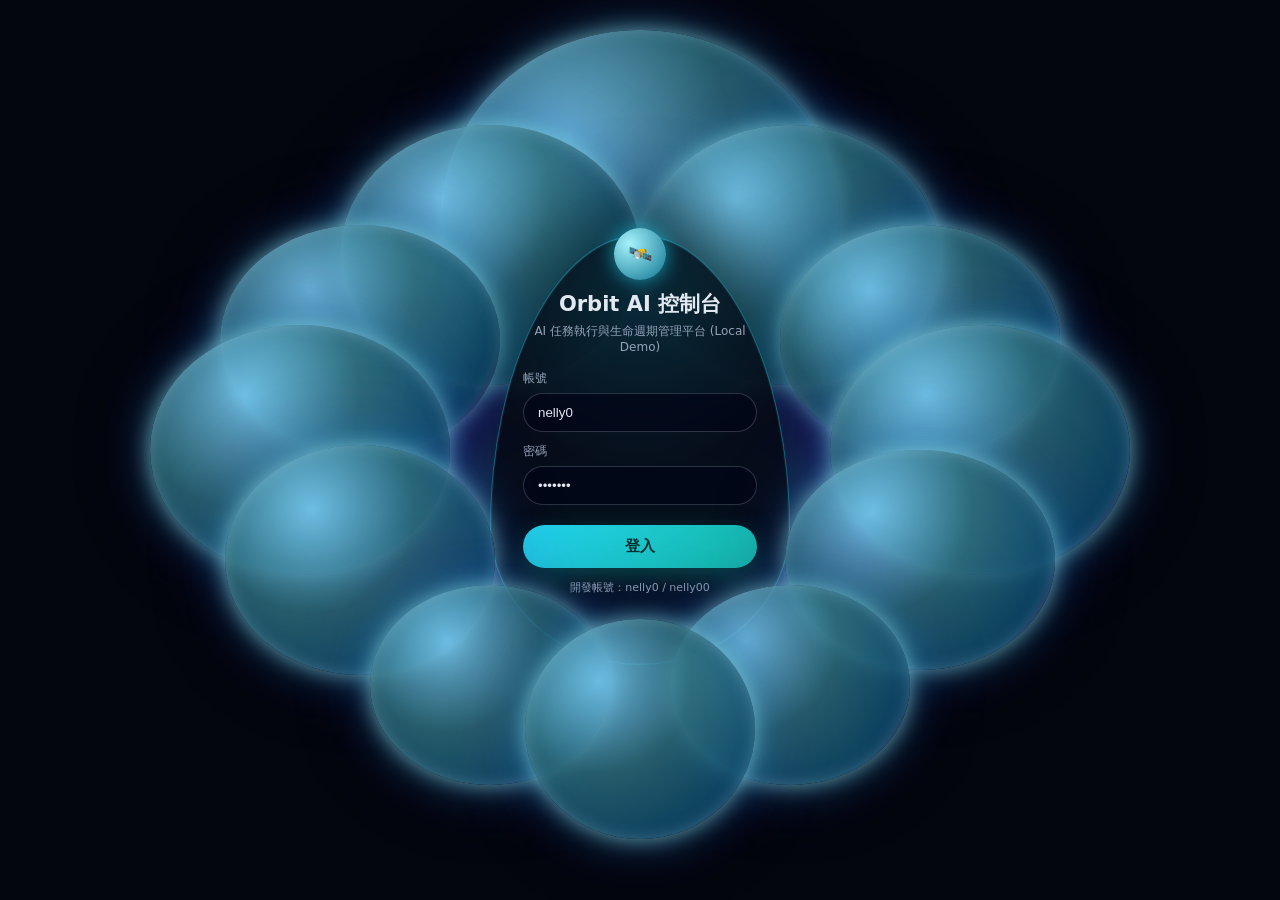
<file: Orbit/src/main/resources/static/login.html>
<!DOCTYPE html>
<html lang="zh-TW">
<head>
  <meta charset="UTF-8" />
  <meta name="viewport" content="width=device-width, initial-scale=1.0" />
  <title>Orbit AI 控制台 | 登入</title>
  <style>
    :root {
      --bg: #03060d;
      --cyan: #22d3ee;
      --teal: #14b8a6;
      --text: #e2e8f0;
      --muted: #94a3b8;
    }

    * { box-sizing: border-box; margin: 0; padding: 0; }

    body {
      min-height: 100vh;
      font-family: system-ui, -apple-system, sans-serif;
      color: var(--text);
      background: var(--bg);
      overflow: hidden;
      display: grid;
      place-items: center;
      position: relative;
    }

    .nest {
      position: absolute;
      inset: 0;
      pointer-events: none;
    }

    /* 半透明橢圓底座，跟著拉寬 */
    .nest-base {
      position: absolute;
      left: 50%;
      top: 50%;
      width: 760px;
      height: 320px;
      transform: translate(-50%, -38%);
      border-radius: 50%;
      background: radial-gradient(ellipse at center,
        rgba(49, 200, 241, 0.4) 3%,
        rgba(108, 1, 247, 0.22) 48%,
        transparent 72%);
      z-index: 0;
    }

    .orb {
      position: absolute;
      left: 50%;
      top: 50%;
      border-radius: 50%;
      background: radial-gradient(circle at 32% 28%,
        #7dd3fc 0%,
        #2d6d7d 42%,
        #0c4a6e 78%,
        #27024a 85%);
      box-shadow:
        0 0 20px rgba(154, 221, 231, 0.75),
        0 0 45px rgba(20, 196, 223, 0.45),
        0 0 80px rgba(62, 8, 155, 0.3),
        inset 0 0 16px rgba(186, 230, 253, 0.35);
      opacity: 0.83;   /* 鳥巢透明度 */
    }

    /*
      更扁的大橢圓環（左右拉開）
      上方/側邊 z-index 較低（在蛋後面）
      下方前排 z-index 很高（蓋住蛋底部）
    */
    .o1  { width: 400px; height: 380px; transform: translate(-50%,-50%) translate(0, -230px); z-index: 2; }   /* 頂 */
    .o2  { width: 300px; height: 260px; transform: translate(-50%,-50%) translate(150px, -195px); z-index: 2; }
    .o3  { width: 300px; height: 260px; transform: translate(-50%,-50%) translate(-150px, -195px); z-index: 2; }
    .o4  { width: 280px; height: 230px; transform: translate(-50%,-50%) translate(280px, -110px); z-index: 3; }
    .o5  { width: 280px; height: 230px; transform: translate(-50%,-50%) translate(-280px, -110px); z-index: 3; }
    .o6  { width: 300px; height: 250px; transform: translate(-50%,-50%) translate(340px, 0); z-index: 3; }    /* 最右 */
    .o7  { width: 300px; height: 250px; transform: translate(-50%,-50%) translate(-340px, 0); z-index: 3; }   /* 最左 */
    .o8  { width: 270px; height: 220px; transform: translate(-50%,-50%) translate(280px, 110px); z-index: 8; }
    .o9  { width: 270px; height: 230px; transform: translate(-50%,-50%) translate(-280px, 110px); z-index: 8; }
    .o10 { width: 240px; height: 200px; transform: translate(-50%,-30%) translate(150px, 195px); z-index: 12; }
    .o11 { width: 240px; height: 200px; transform: translate(-50%,-30%) translate(-150px, 195px); z-index: 12; }
    .o12 { width: 230px; height: 220px; transform: translate(-50%,-30%) translate(0, 235px); z-index: 15; }  /* 正前最大，蓋蛋 */

    /* 蛋在中層：上方球在後，下方球在前 */
    .egg {
      width: min(300px, 82vw);
      height: min(430px, 76vh);
      padding: 90px 32px 40px;
      border-radius: 50% 50% 50% 50% / 32% 32% 68% 68%;
      transform: rotate(180deg);
      background:
        radial-gradient(circle at 50% 84%, rgba(23, 170, 193, 0.16), transparent 42%),
        rgba(6, 12, 24, 0.95);
      border: 1px solid rgba(34, 211, 238, 0.45);
      box-shadow:
        0 0 0 1px rgba(255,255,255,0.05) inset,
        0 28px 80px rgba(0,0,0,0.6),
        0 0 50px rgba(34, 211, 238, 0.22);
      position: relative;
      z-index: 6; /* 低於前排球，高於後排球 */
      display: flex;
      flex-direction: column;
      justify-content: center;
    }

    .egg-inner { transform: rotate(180deg); }

    .brand { text-align: center; margin-bottom: 16px; }

    .logo {
      width: 52px;
      height: 52px;
      margin: 0 auto 10px;
      border-radius: 50%;
      display: grid;
      place-items: center;
      font-size: 20px;
      background: radial-gradient(circle at 30% 30%, #a5f3fc, #0e7490);
      box-shadow: 0 0 20px rgba(34, 211, 238, 0.7);
    }

    .brand h1 { font-size: 21px; font-weight: 700; }
    .brand p { margin-top: 5px; color: var(--muted); font-size: 12px; }

    label {
      display: block;
      font-size: 12px;
      color: var(--muted);
      margin: 11px 0 6px;
    }

    input {
      width: 100%;
      padding: 11px 14px;
      border-radius: 999px;
      border: 1px solid rgba(148, 163, 184, 0.28);
      background: rgba(2, 6, 23, 0.75);
      color: var(--text);
      outline: none;
    }

    input:focus {
      border-color: rgba(34, 211, 238, 0.85);
      box-shadow: 0 0 0 3px rgba(34, 211, 238, 0.18);
    }

    .btn {
      width: 100%;
      margin-top: 20px;
      padding: 12px 16px;
      border: none;
      border-radius: 999px;
      cursor: pointer;
      font-size: 15px;
      font-weight: 700;
      color: #042f2e;
      background: linear-gradient(135deg, var(--cyan), var(--teal));
      box-shadow: 0 10px 28px rgba(20, 184, 166, 0.35);
    }

    .hint {
      margin-top: 12px;
      text-align: center;
      font-size: 11px;
      color: var(--muted);
    }

    .status {
      margin-top: 8px;
      min-height: 18px;
      text-align: center;
      font-size: 13px;
      color: #fca5a5;
    }
  </style>
</head>
<body>
  <div class="nest">
    <div class="nest-base"></div>
    <div class="orb o1"></div>
    <div class="orb o2"></div>
    <div class="orb o3"></div>
    <div class="orb o4"></div>
    <div class="orb o5"></div>
    <div class="orb o6"></div>
    <div class="orb o7"></div>
    <div class="orb o8"></div>
    <div class="orb o9"></div>
    <div class="orb o10"></div>
    <div class="orb o11"></div>
    <div class="orb o12"></div>
  </div>

  <div class="egg">
    <div class="egg-inner">
      <div class="brand">
        <div class="logo">🛰️</div>
        <h1>Orbit AI 控制台</h1>
        <p>AI 任務執行與生命週期管理平台 (Local Demo)</p>
      </div>

      <label>帳號</label>
      <input id="username" value="nelly0" autocomplete="username" />

      <label>密碼</label>
      <input id="password" type="password" value="nelly00" autocomplete="current-password" />

      <button class="btn" onclick="login()">登入</button>
      <div class="hint">開發帳號：nelly0 / nelly00</div>
      <div class="status" id="status"></div>
    </div>
  </div>

  <script>
    async function login() {
      const username = document.getElementById('username').value.trim();
      const password = document.getElementById('password').value;
      const status = document.getElementById('status');
      status.style.color = '#94a3b8';
      status.textContent = '登入中...';

      try {
        const resp = await fetch('/api/auth/login', {
          method: 'POST',
          headers: { 'Content-Type': 'application/json' },
          body: JSON.stringify({ username, password })
        });

        if (!resp.ok) {
          status.style.color = '#fca5a5';
          status.textContent = '登入失敗（' + resp.status + '），請確認帳號密碼';
          return;
        }

        const data = await resp.json();
        localStorage.setItem('nn_token', data.token);
        localStorage.setItem('nn_username', username);
        status.style.color = '#5eead4';
        status.textContent = '登入成功，前往主頁...';
        setTimeout(() => location.href = '/index.html', 400);
      } catch (e) {
        status.style.color = '#fca5a5';
        status.textContent = '連線失敗，請確認後端已啟動';
      }
    }
  </script>
</body>
</html>
</file>
